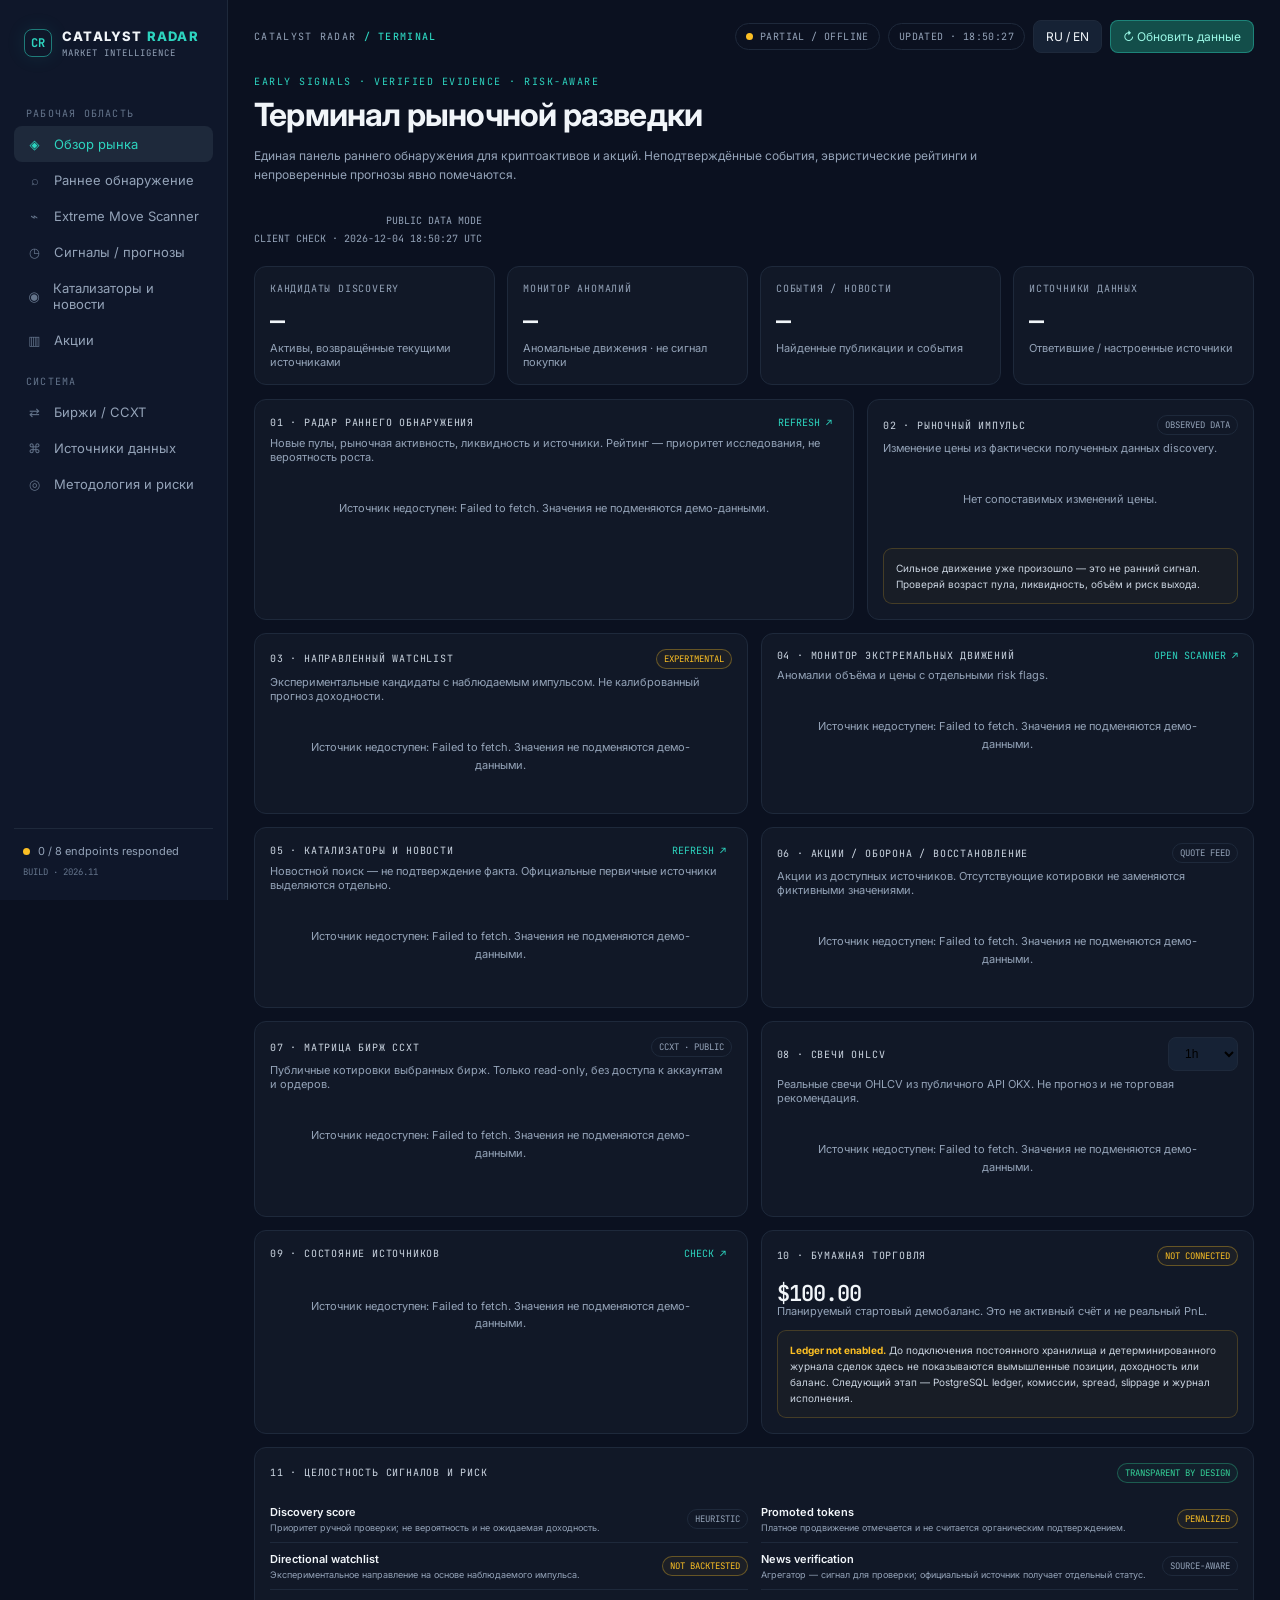
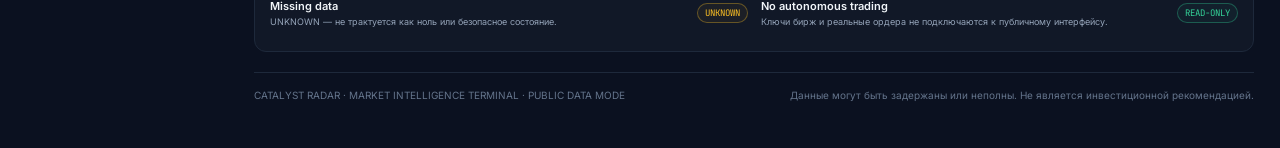
<file: index.html>
<!doctype html>
<html lang="ru">
<head>
<meta charset="utf-8">
<meta name="viewport" content="width=device-width,initial-scale=1">
<title>Catalyst Radar — Market Intelligence Terminal</title>
<meta name="description" content="Catalyst Radar — терминал рыночной разведки: раннее обнаружение криптоактивов, on-chain сигналы, акции, катализаторы и риск-анализ на основе проверяемых источников.">
<meta name="theme-color" content="#0b1120">
<meta property="og:title" content="Catalyst Radar — Market Intelligence Terminal">
<meta property="og:description" content="Early signals. Verified evidence. Risk-aware market intelligence.">
<link rel="preconnect" href="https://fonts.googleapis.com">
<link rel="preconnect" href="https://fonts.gstatic.com" crossorigin>
<link href="https://fonts.googleapis.com/css2?family=Inter:wght@400;500;600;700;800&family=JetBrains+Mono:wght@400;500;600&display=swap" rel="stylesheet">
<style>
:root{--bg:#0b1120;--sidebar:#0f172a;--card:#111827;--card2:#0f1a2b;--border:#1e293b;--text:#f1f5f9;--muted:#94a3b8;--teal:#2dd4bf;--green:#34d399;--red:#f87171;--amber:#fbbf24;--blue:#60a5fa;--purple:#a78bfa;--mono:"JetBrains Mono",monospace;--sans:Inter,system-ui,sans-serif}
*{box-sizing:border-box}html{scroll-behavior:smooth}body{margin:0;background:var(--bg);color:var(--text);font:14px var(--sans);min-height:100vh}a{color:inherit;text-decoration:none}button{font:inherit;color:inherit;cursor:pointer}
.app{display:grid;grid-template-columns:228px minmax(0,1fr);min-height:100vh}.sidebar{height:100vh;position:sticky;top:0;background:var(--sidebar);border-right:1px solid var(--border);padding:22px 14px;display:flex;flex-direction:column;gap:7px}.brand{display:flex;align-items:center;gap:10px;padding:5px 10px 24px}.brand-mark{width:28px;height:28px;border:1px solid #2dd4bf88;border-radius:8px;display:grid;place-items:center;color:var(--teal);font:700 12px var(--mono);box-shadow:0 0 20px #2dd4bf18}.brand-name{font-weight:800;font-size:13px;letter-spacing:1.2px}.brand-name span{color:var(--teal)}.brand small{display:block;font:9px var(--mono);color:var(--muted);letter-spacing:1px;margin-top:3px}
.nav-label{font:10px var(--mono);letter-spacing:1.2px;color:#64748b;padding:17px 12px 6px}.nav-item{display:flex;align-items:center;gap:11px;padding:10px 12px;border-radius:8px;color:var(--muted);font-size:13px;transition:.16s}.nav-item .ico{width:17px;text-align:center;color:#64748b}.nav-item:hover,.nav-item.active{background:#1e293b;color:var(--text)}.nav-item.active{color:var(--teal)}.nav-item.active .ico{color:var(--teal)}.side-bottom{margin-top:auto;border-top:1px solid var(--border);padding:15px 9px 0}.api-indicator{display:flex;align-items:center;gap:8px;color:var(--muted);font-size:11px}.dot{width:7px;height:7px;border-radius:50%;background:#64748b;display:inline-block}.dot.ok{background:var(--green);box-shadow:0 0 8px #34d39966}.dot.warn{background:var(--amber)}.dot.bad{background:var(--red)}
.main{min-width:0;padding:20px 26px 44px;max-width:1800px;width:100%;margin:0 auto}.topbar{display:flex;align-items:center;justify-content:space-between;gap:14px;flex-wrap:wrap;margin-bottom:22px}.crumb{font:10px var(--mono);letter-spacing:1.3px;color:var(--muted)}.crumb b{color:var(--teal);font-weight:500}.top-actions{display:flex;gap:8px;align-items:center}.pill{display:inline-flex;align-items:center;gap:7px;border:1px solid var(--border);padding:6px 10px;border-radius:30px;color:var(--muted);font:10px var(--mono);letter-spacing:.4px}.pill.live{color:var(--green);border-color:#34d39944}.btn{border:1px solid var(--border);background:#162235;border-radius:8px;padding:8px 12px;font-size:12px}.btn:hover{border-color:var(--teal);color:var(--teal)}.btn.primary{background:#134e4a;border-color:#2dd4bf66;color:#99f6e4}.btn:disabled{opacity:.5;cursor:wait}
.page-head{display:flex;justify-content:space-between;align-items:end;gap:16px;flex-wrap:wrap;margin:5px 0 18px}.eyebrow{font:10px var(--mono);letter-spacing:1.5px;color:var(--teal)}h1{font-size:clamp(23px,3vw,32px);letter-spacing:-.8px;margin:7px 0 5px}.subhead{color:var(--muted);font-size:12px;max-width:760px;line-height:1.6}.head-meta{font:10px var(--mono);color:var(--muted);text-align:right;line-height:1.8}
.kpi-grid{display:grid;grid-template-columns:repeat(4,minmax(0,1fr));gap:12px;margin-bottom:14px}.card{background:var(--card);border:1px solid var(--border);border-radius:12px;padding:15px;min-width:0}.kpi-label,.card-title{font:10px var(--mono);letter-spacing:.8px;text-transform:uppercase;color:var(--muted)}.kpi-value{font:600 25px var(--mono);margin:9px 0 3px;letter-spacing:-1px}.kpi-note{font-size:11px;color:var(--muted)}.positive{color:var(--green)!important}.negative{color:var(--red)!important}.caution{color:var(--amber)!important}.neutral{color:var(--muted)!important}
.grid-main{display:grid;grid-template-columns:minmax(0,1.55fr) minmax(300px,1fr);gap:13px;margin-bottom:13px}.grid-equal{display:grid;grid-template-columns:repeat(2,minmax(0,1fr));gap:13px;margin-bottom:13px}.card-head{display:flex;align-items:center;justify-content:space-between;gap:10px;margin-bottom:13px}.card-title{color:#cbd5e1}.card-action{font:10px var(--mono);color:var(--teal);background:none;border:0}.card-sub{font-size:11px;color:var(--muted);margin-top:-7px;margin-bottom:12px}
.table-wrap{overflow:auto;border:1px solid var(--border);border-radius:8px}table{width:100%;border-collapse:collapse;white-space:nowrap;font-size:11px}th{text-align:left;background:#0f1a2b;color:#94a3b8;font:9px var(--mono);letter-spacing:.7px;text-transform:uppercase;padding:10px 9px;border-bottom:1px solid var(--border)}td{padding:10px 9px;border-bottom:1px solid #1e293b;color:#cbd5e1}tbody tr:last-child td{border-bottom:0}tbody tr:hover{background:#172338}.asset{font-weight:700;color:var(--text)}.subline{display:block;color:#718096;font-size:9px;margin-top:3px}.mono{font-family:var(--mono)}.tag{display:inline-block;border:1px solid var(--border);border-radius:20px;padding:3px 7px;font:9px var(--mono);color:var(--muted)}.tag.good{color:var(--green);border-color:#34d39955;background:#34d3990c}.tag.warn{color:var(--amber);border-color:#fbbf2455;background:#fbbf240c}.tag.bad{color:var(--red);border-color:#f8717155;background:#f871710c}
.empty{padding:24px;text-align:center;color:var(--muted);font-size:11px;line-height:1.6}.bars{display:grid;gap:10px}.bar-row{display:grid;grid-template-columns:70px 1fr 62px;gap:10px;align-items:center;font:10px var(--mono)}.bar-track{height:7px;background:#1e293b;border-radius:8px;overflow:hidden}.bar-fill{height:100%;border-radius:8px;background:var(--teal)}.bar-fill.down{background:var(--red)}
.source-list{display:grid;gap:0}.source-row{display:flex;align-items:center;justify-content:space-between;gap:10px;padding:9px 0;border-bottom:1px solid #1e293b}.source-row:last-child{border-bottom:0}.source-name{font-size:11px;font-weight:600}.source-desc{font-size:9px;color:var(--muted);margin-top:3px}.source-state{font:9px var(--mono);color:var(--muted);white-space:nowrap}
.event{padding:10px 0;border-bottom:1px solid #1e293b}.event:last-child{border:0}.event-title{font-size:11px;line-height:1.5;font-weight:600}.event-meta{display:flex;gap:8px;flex-wrap:wrap;color:var(--muted);font:9px var(--mono);margin-top:5px}.event a:hover{color:var(--teal)}
.notice{border:1px solid #fbbf2433;background:#fbbf2408;border-radius:9px;padding:11px 12px;color:#cbd5e1;font-size:10px;line-height:1.6}.notice strong{color:var(--amber)}.section-anchor{scroll-margin-top:18px}.footer{margin-top:20px;border-top:1px solid var(--border);padding-top:14px;color:#64748b;font-size:10px;line-height:1.7;display:flex;justify-content:space-between;gap:16px;flex-wrap:wrap}
@media(max-width:1100px){.app{grid-template-columns:190px minmax(0,1fr)}.main{padding:18px}.kpi-grid{grid-template-columns:repeat(2,minmax(0,1fr))}.grid-main{grid-template-columns:1fr}}
@media(max-width:760px){.app{display:block}.sidebar{position:relative;height:auto;width:100%;padding:12px;display:block;border-right:0;border-bottom:1px solid var(--border)}.brand{padding:4px 7px 10px}.sidebar nav{display:flex;overflow:auto;gap:4px}.nav-label,.side-bottom{display:none}.nav-item{white-space:nowrap;padding:8px 10px;font-size:11px}.nav-item .ico{display:none}.main{padding:14px}.grid-equal{grid-template-columns:1fr}.head-meta{text-align:left}.kpi-value{font-size:22px}}
@media(max-width:420px){.kpi-grid{gap:8px}.card{padding:12px}.kpi-value{font-size:19px}.topbar{align-items:flex-start}}
</style>
</head>
<body>
<div class="app">
<aside class="sidebar">
  <a class="brand" href="#top"><span class="brand-mark">CR</span><span><span class="brand-name">CATALYST <span>RADAR</span></span><small>MARKET INTELLIGENCE</small></span></a>
  <nav>
    <div class="nav-label">WORKSPACE</div>
    <a class="nav-item active" href="#overview"><span class="ico">◈</span> Обзор рынка</a>
    <a class="nav-item" href="#discovery"><span class="ico">⌕</span> Раннее обнаружение</a>
    <a class="nav-item" href="./extreme-move.html"><span class="ico">⌁</span> Extreme Move Scanner</a>
    <a class="nav-item" href="#forecast"><span class="ico">◷</span> Сигналы / прогнозы</a>
    <a class="nav-item" href="#events"><span class="ico">◉</span> Катализаторы и новости</a>
    <a class="nav-item" href="#equities"><span class="ico">▥</span> Акции</a>
    <div class="nav-label">SYSTEM</div>
    <a class="nav-item" href="#cex"><span class="ico">⇄</span> Биржи / CCXT</a>
    <a class="nav-item" href="#sources"><span class="ico">⌘</span> Источники данных</a>
    <a class="nav-item" href="#methodology"><span class="ico">◎</span> Методология и риски</a>
  </nav>
  <div class="side-bottom"><div class="api-indicator"><i class="dot" id="api-dot"></i><span id="api-label">API: проверка соединения</span></div><div style="font:9px var(--mono);color:#64748b;margin-top:8px">BUILD · 2026.11</div></div>
</aside>
<main class="main" id="top">
  <header class="topbar"><div class="crumb">CATALYST RADAR <b>/ TERMINAL</b></div><div class="top-actions"><span class="pill" id="market-state"><i class="dot"></i> DATA CHECK</span><span class="pill" id="updated">UPDATED · —</span><button class="btn" id="lang-toggle" type="button">RU / EN</button><button class="btn primary" id="refresh" type="button">↻ Обновить данные</button></div></header>
  <section class="page-head" id="overview"><div><div class="eyebrow">EARLY SIGNALS · VERIFIED EVIDENCE · RISK-AWARE</div><h1 id="page-title">Market Intelligence Terminal</h1><p class="subhead" id="page-lead">Единая панель раннего обнаружения для криптоактивов и акций. Здесь отображаются только значения, полученные от источников; неподтверждённые события, эвристические рейтинги и непроверенные прогнозы явно помечаются.</p></div><div class="head-meta">PUBLIC DATA MODE<br><span id="server-time">SERVER TIME · WAITING</span></div></section>
  <section class="kpi-grid">
    <article class="card"><div class="kpi-label">DISCOVERY CANDIDATES</div><div class="kpi-value" id="kpi-candidates">—</div><div class="kpi-note">Активы, возвращённые текущими источниками</div></article>
    <article class="card"><div class="kpi-label">EXTREME MOVE WATCH</div><div class="kpi-value" id="kpi-extreme">—</div><div class="kpi-note">Кандидаты аномального движения · не buy-сигнал</div></article>
    <article class="card"><div class="kpi-label">EVENTS / NEWS</div><div class="kpi-value" id="kpi-events">—</div><div class="kpi-note">Найденные публикации и события</div></article>
    <article class="card"><div class="kpi-label">DATA SOURCES</div><div class="kpi-value" id="kpi-sources">—</div><div class="kpi-note">Ответившие / настроенные источники</div></article>
  </section>
  <section class="grid-main">
    <article class="card section-anchor" id="discovery"><div class="card-head"><div class="card-title">01 · Early Discovery Radar</div><button class="card-action" data-reload="discovery">REFRESH ↗</button></div><p class="card-sub">Новые пулы, рыночная активность, ликвидность и источники. Рейтинг — приоритет исследования, не вероятность роста.</p><div id="discovery-content"><div class="empty">Загружаем discovery feed…</div></div><div id="solana-detail" style="margin-top:12px"></div></article>
    <article class="card"><div class="card-head"><div class="card-title">02 · Market Momentum</div><span class="tag">OBSERVED DATA</span></div><p class="card-sub">Изменение цены из фактически полученных данных discovery.</p><div id="momentum-content" class="bars"><div class="empty">Ожидание котировок…</div></div><div class="notice" style="margin-top:15px">Сильное движение уже произошло — это не ранний сигнал. Проверяй возраст пула, ликвидность, объём и риск выхода.</div></article>
  </section>
  <section class="grid-equal">
    <article class="card section-anchor" id="forecast"><div class="card-head"><div class="card-title">03 · Directional Watchlist</div><span class="tag warn">EXPERIMENTAL</span></div><p class="card-sub">Экспериментальные кандидаты с наблюдаемым импульсом. Не калиброванный прогноз доходности.</p><div id="forecast-content"><div class="empty">Загружаем watchlist…</div></div></article>
    <article class="card"><div class="card-head"><div class="card-title">04 · Extreme Move Monitor</div><a class="card-action" href="./extreme-move.html">OPEN SCANNER ↗</a></div><p class="card-sub">Аномалии объёма и цены с отдельными risk flags.</p><div id="extreme-content"><div class="empty">Загружаем scanner…</div></div></article>
  </section>
  <section class="grid-equal">
    <article class="card section-anchor" id="events"><div class="card-head"><div class="card-title">05 · Catalysts & News</div><button class="card-action" data-reload="news">REFRESH ↗</button></div><p class="card-sub">Новостной поиск — не подтверждение факта. Официальные первичные источники выделяются отдельно.</p><div id="news-content"><div class="empty">Загружаем события…</div></div></article>
    <article class="card section-anchor" id="equities"><div class="card-head"><div class="card-title">06 · Equities / Defense / Rebuild</div><span class="tag">QUOTE FEED</span></div><p class="card-sub">Акции из доступных источников. Отсутствующие котировки не заменяются фиктивными значениями.</p><div id="equities-content"><div class="empty">Загружаем акции…</div></div></article>
  </section>
  <section class="grid-equal">
    <article class="card section-anchor" id="cex"><div class="card-head"><div class="card-title">07 · Centralized Exchange Matrix</div><span class="tag">CCXT · PUBLIC</span></div><p class="card-sub">Сопоставимые публичные котировки выбранных бирж. Никакого доступа к аккаунтам или размещения ордеров.</p><div id="ccxt-content"><div class="empty">Загружаем публичные рынки CCXT…</div></div></article>
    <article class="card"><div class="card-head"><div class="card-title">08 · OHLCV Research Feed</div><select id="ohlcv-timeframe" class="btn" aria-label="Candle timeframe"><option value="5m">5m</option><option value="30m">30m</option><option value="1h" selected>1h</option><option value="1d">1d</option></select></div><p class="card-sub">Реальные свечи из публичного CCXT API · BTC/USDT · OKX.</p><div id="ohlcv-content"><div class="empty">Загружаем свечи…</div></div></article>
  </section>
  <section class="grid-equal">
    <article class="card section-anchor" id="sources"><div class="card-head"><div class="card-title">07 · Provider Health</div><button class="card-action" data-reload="sources">CHECK ↗</button></div><div id="sources-content" class="source-list"><div class="empty">Проверяем источники…</div></div></article>
    <article class="card"><div class="card-head"><div class="card-title">08 · Paper Trading</div><span class="tag warn">NOT CONNECTED</span></div><div class="kpi-value" style="font-size:22px">$100.00</div><p class="card-sub">Планируемый стартовый демобаланс. Это не активный счёт и не реальный PnL.</p><div class="notice"><strong>Ledger not enabled.</strong> До подключения постоянного хранилища и детерминированного журнала сделок здесь не показываются вымышленные позиции, доходность или баланс. Следующий этап — PostgreSQL ledger, комиссии, spread, slippage и журнал исполнения.</div></article>
  </section>
  <section class="card section-anchor" id="methodology" style="margin-top:13px"><div class="card-head"><div class="card-title">09 · Signal Integrity & Risk Rules</div><span class="tag good">TRANSPARENT BY DESIGN</span></div><div class="grid-equal" style="margin:0"><div><div class="source-row"><div><div class="source-name">Discovery score</div><div class="source-desc">Приоритет ручной проверки; не вероятность и не ожидаемая доходность.</div></div><span class="tag">HEURISTIC</span></div><div class="source-row"><div><div class="source-name">Directional watchlist</div><div class="source-desc">Экспериментальное направление на основе наблюдаемого импульса.</div></div><span class="tag warn">NOT BACKTESTED</span></div><div class="source-row"><div><div class="source-name">Missing data</div><div class="source-desc">UNKNOWN — не трактуется как ноль или безопасное состояние.</div></div><span class="tag warn">UNKNOWN</span></div></div><div><div class="source-row"><div><div class="source-name">Promoted tokens</div><div class="source-desc">Платное продвижение отмечается и не считается органическим подтверждением.</div></div><span class="tag warn">PENALIZED</span></div><div class="source-row"><div><div class="source-name">News verification</div><div class="source-desc">Агрегатор — сигнал для проверки; официальный источник получает отдельный статус.</div></div><span class="tag">SOURCE-AWARE</span></div><div class="source-row"><div><div class="source-name">No autonomous trading</div><div class="source-desc">Ключи бирж и реальные ордера не подключаются к публичному интерфейсу.</div></div><span class="tag good">READ-ONLY</span></div></div></div></section>
  <footer class="footer"><span>CATALYST RADAR · MARKET INTELLIGENCE TERMINAL · PUBLIC DATA MODE</span><span>Данные могут быть задержаны или неполны. Не является инвестиционной рекомендацией.</span></footer>
</main>
</div>
<script src="./terminal.js" defer></script>
</body></html>
</file>
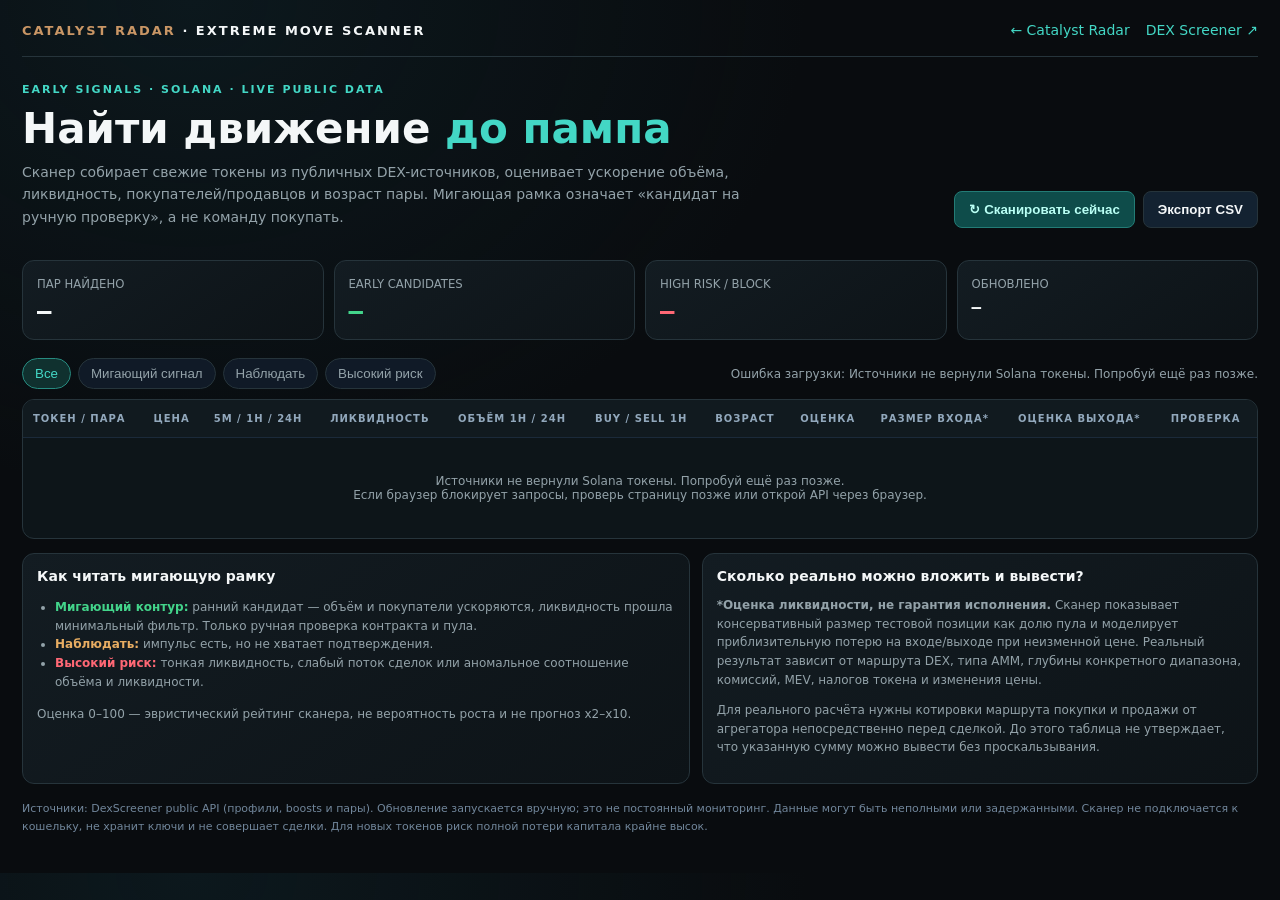
<file: extreme-move.html>
<!doctype html>
<html lang="ru">
<head>
<meta charset="utf-8"><meta name="viewport" content="width=device-width,initial-scale=1">
<title>Catalyst Radar — Extreme Move Scanner</title>
<meta name="description" content="Catalyst Radar Extreme Move Scanner: поиск аномальных рыночных движений, анализ объёма, ликвидности, импульса и рисков цифровых активов.">
<meta name="theme-color" content="#090c0f">
<style>
:root{--bg:#090c0f;--panel:#10161b;--panel2:#151e24;--line:#26343b;--text:#f4f7f8;--muted:#93a2a9;--teal:#43d7c5;--green:#43d58b;--amber:#e8ad62;--red:#ff6875;--gold:#c99665}
*{box-sizing:border-box}body{margin:0;background:radial-gradient(ellipse at 15% 0%,#12303955,transparent 40%),var(--bg);color:var(--text);font:14px Inter,system-ui,Arial,sans-serif}a{color:var(--teal);text-decoration:none}.wrap{max-width:1500px;margin:auto;padding:22px}.top{display:flex;justify-content:space-between;align-items:center;gap:16px;flex-wrap:wrap;border-bottom:1px solid var(--line);padding-bottom:18px}.brand{font-size:13px;letter-spacing:2px;color:var(--gold);font-weight:800}.brand b{color:var(--text)}.toplinks{display:flex;gap:16px;flex-wrap:wrap}.hero{padding:26px 0 18px;display:flex;justify-content:space-between;gap:20px;align-items:end;flex-wrap:wrap}.eyebrow{color:var(--teal);font-size:11px;letter-spacing:2px;font-weight:700}.hero h1{font-size:clamp(26px,4vw,42px);margin:8px 0}.hero p{color:var(--muted);max-width:760px;line-height:1.6;margin:0}.actions{display:flex;gap:8px;flex-wrap:wrap}.btn{border:1px solid var(--line);background:#132231;color:var(--text);border-radius:8px;padding:10px 14px;cursor:pointer;font-weight:700}.btn.primary{background:#0e4c4a;border-color:#237c76;color:#b9fff4}.btn:disabled{opacity:.5;cursor:wait}.stats{display:grid;grid-template-columns:repeat(4,minmax(0,1fr));gap:10px;margin:14px 0}.stat,.panel{background:linear-gradient(145deg,#131c22,#0d1317);border:1px solid var(--line);border-radius:12px;padding:14px}.stat small,.muted{color:var(--muted)}.stat strong{display:block;font:700 24px 'JetBrains Mono',monospace;margin-top:6px}.toolbar{display:flex;justify-content:space-between;align-items:center;gap:12px;flex-wrap:wrap;margin:18px 0 10px}.filters{display:flex;gap:7px;flex-wrap:wrap}.chip{border:1px solid var(--line);background:#101a27;color:var(--muted);border-radius:30px;padding:7px 12px;cursor:pointer}.chip.active{color:var(--teal);border-color:#278b80;background:#10312f}.tablebox{overflow:auto;border:1px solid var(--line);border-radius:12px;background:#0d1519}table{width:100%;border-collapse:collapse;min-width:1120px}th{text-align:left;color:#92a8bc;font-size:10px;letter-spacing:1px;padding:13px 10px;background:#111a1f;position:sticky;top:0}td{padding:12px 10px;border-top:1px solid #1b2a3a;vertical-align:middle;font-size:12px}tbody tr:hover{background:#142334}.token{font-weight:800;color:#f2f7fb}.sub{display:block;color:var(--muted);font-size:10px;margin-top:4px}.num{font-family:'JetBrains Mono',monospace;white-space:nowrap}.positive{color:var(--green)}.negative{color:var(--red)}.warn{color:var(--amber)}.pill{display:inline-block;border:1px solid #3b5064;border-radius:20px;padding:4px 7px;font-size:10px;white-space:nowrap}.pill.good{border-color:#247e67;color:#7ef0c0}.pill.bad{border-color:#873c4b;color:#ff9aa5}.pill.mid{border-color:#80612b;color:#ffd27a}.signal{border:1px solid #2ca98a!important;box-shadow:inset 0 0 0 1px #2ca98a55,0 0 15px #23c99b20;animation:pulse 1.8s ease-in-out infinite}.signal td:first-child{border-left:3px solid var(--green)}@keyframes pulse{0%,100%{box-shadow:inset 0 0 0 1px #2ca98a44,0 0 7px #23c99b12}50%{box-shadow:inset 0 0 0 1px #2ca98aaa,0 0 18px #23c99b35}}.blocked{opacity:.72}.details{display:grid;grid-template-columns:1.2fr 1fr;gap:12px;margin-top:14px}.panel h3{margin:0 0 10px;font-size:14px}.panel p,.panel li{color:var(--muted);line-height:1.55;font-size:12px}.panel ul{padding-left:18px}.status{color:var(--muted);font-size:12px}.foot{color:#71869b;font-size:11px;line-height:1.6;margin:16px 0}.empty{text-align:center;padding:36px;color:var(--muted)}.small{font-size:10px;color:var(--muted)}input{background:#0a1420;color:var(--text);border:1px solid var(--line);border-radius:7px;padding:8px;width:100px}
@media(max-width:850px){.stats{grid-template-columns:repeat(2,1fr)}.details{grid-template-columns:1fr}.wrap{padding:14px}}
</style>
</head>
<body><div class="wrap">
<header class="top"><div class="brand">CATALYST RADAR <b>· EXTREME MOVE SCANNER</b></div><nav class="toplinks"><a href="./index.html">← Catalyst Radar</a><a href="https://dexscreener.com/solana" target="_blank" rel="noopener">DEX Screener ↗</a></nav></header>
<section class="hero"><div><div class="eyebrow">EARLY SIGNALS · SOLANA · LIVE PUBLIC DATA</div><h1>Найти движение <span style="color:var(--teal)">до пампа</span></h1><p>Сканер собирает свежие токены из публичных DEX-источников, оценивает ускорение объёма, ликвидность, покупателей/продавцов и возраст пары. Мигающая рамка означает «кандидат на ручную проверку», а не команду покупать.</p></div><div class="actions"><button class="btn primary" id="scan">↻ Сканировать сейчас</button><button class="btn" id="csv">Экспорт CSV</button></div></section>
<section class="stats"><div class="stat"><small>ПАР НАЙДЕНО</small><strong id="pairs">—</strong></div><div class="stat"><small>EARLY CANDIDATES</small><strong id="early" style="color:var(--green)">—</strong></div><div class="stat"><small>HIGH RISK / BLOCK</small><strong id="risk" style="color:var(--red)">—</strong></div><div class="stat"><small>ОБНОВЛЕНО</small><strong id="updated" style="font-size:16px">—</strong></div></section>
<div class="toolbar"><div class="filters" id="filters"><button class="chip active" data-filter="all">Все</button><button class="chip" data-filter="signal">Мигающий сигнал</button><button class="chip" data-filter="watch">Наблюдать</button><button class="chip" data-filter="blocked">Высокий риск</button></div><div class="status" id="status">Ожидание первого сканирования…</div></div>
<div class="tablebox"><table><thead><tr><th>ТОКЕН / ПАРА</th><th>ЦЕНА</th><th>5M / 1H / 24H</th><th>ЛИКВИДНОСТЬ</th><th>ОБЪЁМ 1H / 24H</th><th>BUY / SELL 1H</th><th>ВОЗРАСТ</th><th>ОЦЕНКА</th><th>РАЗМЕР ВХОДА*</th><th>ОЦЕНКА ВЫХОДА*</th><th>ПРОВЕРКА</th></tr></thead><tbody id="rows"><tr><td colspan="11" class="empty">Нажми «Сканировать сейчас» — загрузим публичные данные.</td></tr></tbody></table></div>
<section class="details"><div class="panel"><h3>Как читать мигающую рамку</h3><ul><li><b style="color:var(--green)">Мигающий контур:</b> ранний кандидат — объём и покупатели ускоряются, ликвидность прошла минимальный фильтр. Только ручная проверка контракта и пула.</li><li><b style="color:var(--amber)">Наблюдать:</b> импульс есть, но не хватает подтверждения.</li><li><b style="color:var(--red)">Высокий риск:</b> тонкая ликвидность, слабый поток сделок или аномальное соотношение объёма и ликвидности.</li></ul><p>Оценка 0–100 — эвристический рейтинг сканера, не вероятность роста и не прогноз x2–x10.</p></div><div class="panel"><h3>Сколько реально можно вложить и вывести?</h3><p><b>*Оценка ликвидности, не гарантия исполнения.</b> Сканер показывает консервативный размер тестовой позиции как долю пула и моделирует приблизительную потерю на входе/выходе при неизменной цене. Реальный результат зависит от маршрута DEX, типа AMM, глубины конкретного диапазона, комиссий, MEV, налогов токена и изменения цены.</p><p>Для реального расчёта нужны котировки маршрута покупки и продажи от агрегатора непосредственно перед сделкой. До этого таблица не утверждает, что указанную сумму можно вывести без проскальзывания.</p></div></section>
<p class="foot">Источники: DexScreener public API (профили, boosts и пары). Обновление запускается вручную; это не постоянный мониторинг. Данные могут быть неполными или задержанными. Сканер не подключается к кошельку, не хранит ключи и не совершает сделки. Для новых токенов риск полной потери капитала крайне высок.</p>
</div>
<script>
const $=id=>document.getElementById(id);let allRows=[],activeFilter='all';
const fmt=n=>n==null?'—':n>=1e6?'$'+(n/1e6).toFixed(2)+'M':n>=1000?'$'+(n/1000).toFixed(1)+'K':'$'+n.toFixed(n<1?6:2);
const pct=n=>n==null?'—':(n>0?'+':'')+n.toFixed(1)+'%';
const age=t=>{if(!t)return'—';let m=Math.max(0,(Date.now()-t)/60000);return m<60?Math.round(m)+'м':m<1440?(m/60).toFixed(1)+'ч':(m/1440).toFixed(1)+'д'};
const esc=s=>String(s??'').replace(/[&<>"']/g,c=>({'&':'&amp;','<':'&lt;','>':'&gt;','"':'&quot;',"'":'&#39;'}[c]));
async function json(url){const r=await fetch(url,{headers:{accept:'application/json'}});if(!r.ok)throw Error('HTTP '+r.status+' '+url);return r.json()}
function scorePair(p){const liq=+(p.liquidity?.usd||0),v1=+(p.volume?.h1||0),v24=+(p.volume?.h24||0),b=+(p.txns?.h1?.buys||0),s=+(p.txns?.h1?.sells||0),c5=p.priceChange?.m5,c1=p.priceChange?.h1,ageMin=p.pairCreatedAt?(Date.now()-p.pairCreatedAt)/60000:999999;let score=0;score+=Math.min(25,Math.max(0,(v1/Math.max(liq,1))*100));score+=Math.min(20,Math.max(0,(b/(b+s||1))*30));score+=Math.min(15,Math.max(0,(v1/Math.max(v24/24,1))*5));score+=Math.min(15,Math.max(0,(c5||0)*1.5));score+=Math.min(10,Math.max(0,(c1||0)*.6));score+=liq>=50000?15:liq>=20000?10:liq>=10000?5:0;const ratio=liq? v1/liq:0;let flags=[];if(liq<10000)flags.push('LIQUIDITY LOW');if(ratio>1.5)flags.push('VOL/LIQ ANOMALY');if(b+s<10)flags.push('FEW TRADES');if(s>b*1.5)flags.push('SELL PRESSURE');if(ageMin<10)flags.push('VERY NEW');if((p.priceChange?.h24||0)>300)flags.push('ALREADY PUMPED');if(!p.baseToken?.address)flags.push('NO CONTRACT');score=Math.max(0,Math.min(100,Math.round(score)));const blocked=liq<8000||b+s<5||s>b*2||ratio>3||(p.priceChange?.h24||0)>500;const early=!blocked&&liq>=15000&&v1>=5000&&b>=Math.max(8,s*.9)&&score>=62&&(c5||0)>0&&(c1||0)>0&&(p.priceChange?.h24||0)<180;return {p,liq,v1,v24,b,s,score,flags,blocked,early,ageMin}}
function capacity(x){const cap=Math.min(100,Math.max(0,x.liq*.0025));const impact=cap>0?Math.min(.08,cap/(4*Math.max(x.liq/2,1))):0;const roundTrip=cap*(1-impact*2-.01);return {cap,roundTrip,impact}}
async function scan(){const btn=$('scan');btn.disabled=true;$('status').textContent='Получаем свежие профили и пары…';try{const [profiles,boosts,top]=await Promise.allSettled([json('https://api.dexscreener.com/token-profiles/latest/v1'),json('https://api.dexscreener.com/token-boosts/latest/v1'),json('https://api.dexscreener.com/token-boosts/top/v1')]);let candidates=[];for(const z of [profiles,boosts,top])if(z.status==='fulfilled'&&Array.isArray(z.value))candidates.push(...z.value.filter(x=>x.chainId==='solana'&&x.tokenAddress).map(x=>x.tokenAddress));candidates=[...new Set(candidates)].slice(0,45);if(!candidates.length)throw Error('Источники не вернули Solana токены. Попробуй ещё раз позже.');let pairs=[];for(let i=0;i<candidates.length;i+=30){const chunk=candidates.slice(i,i+30);const result=await json('https://api.dexscreener.com/tokens/v1/solana/'+chunk.join(','));if(Array.isArray(result))pairs.push(...result)}const seen=new Set();pairs=pairs.filter(p=>{if(!p.pairAddress||seen.has(p.pairAddress))return false;seen.add(p.pairAddress);return p.chainId==='solana'});allRows=pairs.map(scorePair).sort((a,b)=>b.score-a.score);$('pairs').textContent=allRows.length;$('early').textContent=allRows.filter(x=>x.early).length;$('risk').textContent=allRows.filter(x=>x.blocked).length;$('updated').textContent=new Date().toLocaleTimeString('ru-RU');$('status').textContent='Источники: DexScreener · '+candidates.length+' токенов проверено';render()}catch(e){$('status').textContent='Ошибка загрузки: '+e.message;$('rows').innerHTML='<tr><td colspan="11" class="empty">'+esc(e.message)+'<br>Если браузер блокирует запросы, проверь страницу позже или открой API через браузер.</td></tr>'}finally{btn.disabled=false}}
function render(){let list=allRows.filter(x=>activeFilter==='all'||(activeFilter==='signal'&&x.early)||(activeFilter==='watch'&&!x.early&&!x.blocked)||(activeFilter==='blocked'&&x.blocked));$('rows').innerHTML=list.slice(0,100).map(x=>{const p=x.p,c=capacity(x),pc=p.priceChange||{},risk=x.blocked?'HIGH RISK':x.early?'EARLY SIGNAL':'WATCH';let rowClass=x.early?'signal':x.blocked?'blocked':'';let buySell=x.b+'/'+x.s;return '<tr class="'+rowClass+'"><td><span class="token">'+esc(p.baseToken?.symbol||'UNKNOWN')+'</span><span class="sub">'+esc(p.baseToken?.name||'')+' · '+esc(p.dexId||'DEX')+'</span><span class="sub">'+esc((p.baseToken?.address||'').slice(0,7))+'…'+esc((p.baseToken?.address||'').slice(-5))+'</span></td><td class="num">'+(p.priceUsd?'$'+Number(p.priceUsd).toPrecision(5):'—')+'</td><td class="num"><span class="'+((pc.m5||0)>=0?'positive':'negative')+'">'+pct(pc.m5)+'</span><br><span class="'+((pc.h1||0)>=0?'positive':'negative')+'">'+pct(pc.h1)+'</span><br><span class="'+((pc.h24||0)>=0?'positive':'negative')+'">'+pct(pc.h24)+'</span></td><td class="num">'+fmt(x.liq)+'</td><td class="num">'+fmt(x.v1)+'<span class="sub">'+fmt(x.v24)+' / 24H</span></td><td class="num">'+buySell+'</td><td>'+age(p.pairCreatedAt)+'</td><td class="num"><b>'+x.score+'</b>/100</td><td class="num">'+fmt(c.cap)+'<span class="sub">screen cap*</span></td><td class="num">'+fmt(c.roundTrip)+'<span class="sub">flat-price est.*</span></td><td><span class="pill '+(x.early?'good':x.blocked?'bad':'mid')+'">'+risk+'</span><span class="sub">'+esc(x.flags.join(' · ')||'No basic flags')+'</span><a class="sub" href="'+esc(p.url||'https://dexscreener.com/solana/'+p.pairAddress)+'" target="_blank" rel="noopener">Открыть пару ↗</a></td></tr>'}).join('')||'<tr><td colspan="11" class="empty">Нет строк для выбранного фильтра.</td></tr>'}
$('scan').addEventListener('click',scan);$('filters').addEventListener('click',e=>{const b=e.target.closest('button[data-filter]');if(!b)return;activeFilter=b.dataset.filter;document.querySelectorAll('.chip').forEach(x=>x.classList.toggle('active',x===b));render()});$('csv').addEventListener('click',()=>{const head=['symbol','priceUsd','change5m','change1h','change24h','liquidityUsd','volume1hUsd','volume24hUsd','buys1h','sells1h','ageMinutes','score','earlySignal','blocked','screeningEntryCapUsd','estimatedFlatPriceExitUsd','pairUrl'];const lines=[head.join(',')];allRows.forEach(x=>{const c=capacity(x),p=x.p;lines.push([p.baseToken?.symbol,p.priceUsd,p.priceChange?.m5,p.priceChange?.h1,p.priceChange?.h24,x.liq,x.v1,x.v24,x.b,x.s,Math.round(x.ageMin),x.score,x.early,x.blocked,c.cap,c.roundTrip,p.url].map(v=>'"'+String(v??'').replace(/"/g,'""')+'"').join(','))});const a=document.createElement('a');a.href=URL.createObjectURL(new Blob([lines.join('\n')],{type:'text/csv'}));a.download='catalyst-radar-extreme-move-'+new Date().toISOString().slice(0,10)+'.csv';a.click();URL.revokeObjectURL(a.href)});scan();
</script></body></html>
</file>
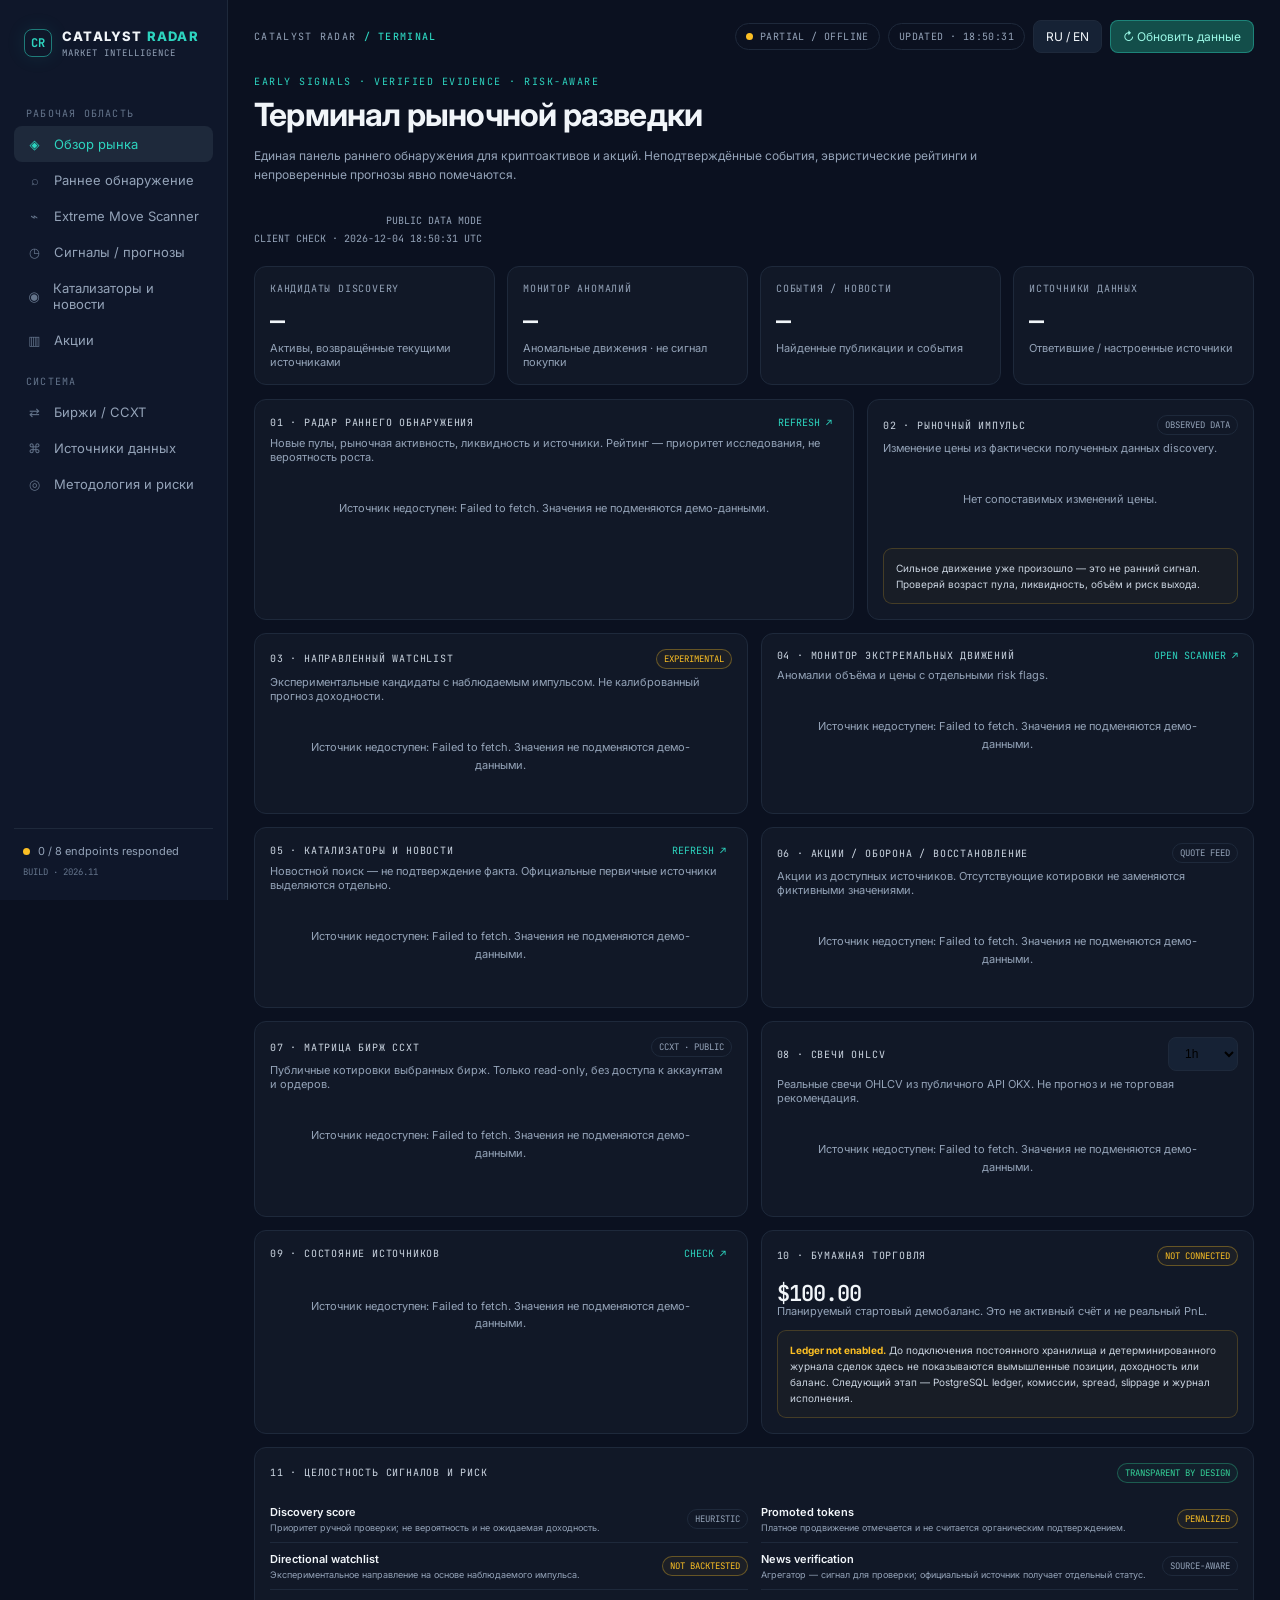
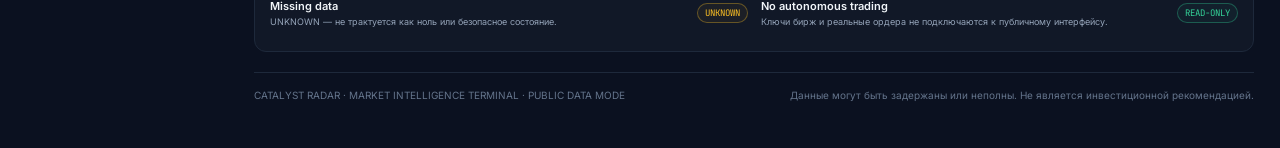
<file: fractyco.html>
<!doctype html>
<html lang="ru">
<head>
<meta charset="utf-8"><meta name="viewport" content="width=device-width,initial-scale=1">
<meta name="robots" content="noindex,follow">
<meta http-equiv="refresh" content="0;url=./index.html">
<title>Catalyst Radar — Dashboard moved</title>
<style>body{margin:0;background:#0b1120;color:#f1f5f9;font:14px Inter,system-ui,sans-serif;display:grid;place-items:center;min-height:100vh}.box{max-width:560px;padding:32px;border:1px solid #1e293b;border-radius:14px;background:#111827}a{color:#2dd4bf}p{color:#94a3b8;line-height:1.6}</style>
</head>
<body><main class="box"><h1>Catalyst Radar</h1><p>Эта демонстрационная страница Fractyco была визуальным референсом и содержала примерные, неактуальные портфельные данные. Рабочая панель перенесена на главную страницу и использует ответы API без фиктивных значений.</p><p><a href="./index.html">Открыть Catalyst Radar Terminal →</a></p></main><script>location.replace("./index.html");</script></body></html>
</file>
